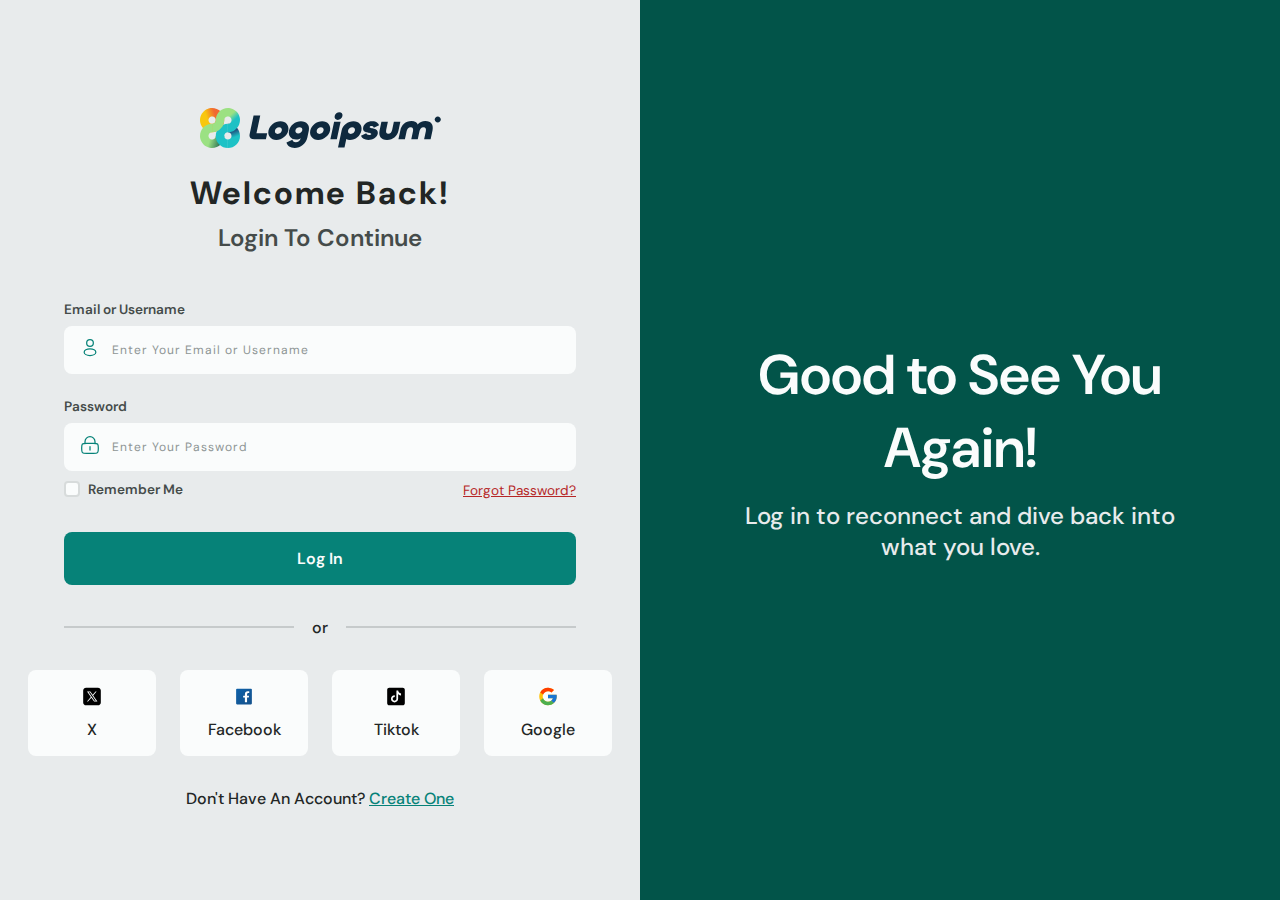
<file: index.html>
<!DOCTYPE html>
<html lang="en">
<head>
    <meta charset="UTF-8">
    <meta name="viewport" content="width=device-width, initial-scale=1.0">
    <title>Document</title>
    <link rel="stylesheet" href="styles.css">
    <link rel="preconnect" href="https://fonts.googleapis.com">
    <link rel="preconnect" href="https://fonts.gstatic.com" crossorigin>
    <link href="https://fonts.googleapis.com/css2?family=DM+Sans:ital,opsz,wght@0,9..40,100..1000;1,9..40,100..1000&family=Noto+Sans:ital,wght@0,100..900;1,100..900&family=Poppins:ital,wght@0,100;0,200;0,300;0,400;0,500;0,600;0,700;0,800;0,900;1,100;1,200;1,300;1,400;1,500;1,600;1,700;1,800;1,900&display=swap" rel="stylesheet">
    <script src="script.js"></script>
</head>
<body>
    <div class = "cover" data-covered="">
        <div class="text_container" data-animation="null">
            <h2 class="cover_header"></h2>
            <h3 class="cover_subheader"></h3>
        </div>
    </div>
    <div class="dark_mode_button">
        <svg viewBox="0 0 24 24" fill="none" xmlns="http://www.w3.org/2000/svg" class="icon icon_input"><g clip-path="url(#clip0_429_11017)"> <path d="M20.9955 11.7115L22.2448 11.6721C22.2326 11.2847 22.0414 10.9249 21.7272 10.698C21.413 10.4711 21.0113 10.4029 20.6397 10.5132L20.9955 11.7115ZM12.2885 3.00454L13.4868 3.36028C13.5971 2.98873 13.5289 2.58703 13.302 2.2728C13.0751 1.95857 12.7153 1.76736 12.3279 1.75516L12.2885 3.00454ZM20.6397 10.5132C20.1216 10.667 19.5716 10.75 19 10.75V13.25C19.815 13.25 20.6046 13.1314 21.3512 12.9098L20.6397 10.5132ZM19 10.75C15.8244 10.75 13.25 8.17564 13.25 5H10.75C10.75 9.55635 14.4437 13.25 19 13.25V10.75ZM13.25 5C13.25 4.42841 13.333 3.87841 13.4868 3.36028L11.0902 2.64879C10.8686 3.39542 10.75 4.18496 10.75 5H13.25ZM12 4.25C12.0834 4.25 12.1665 4.25131 12.2492 4.25392L12.3279 1.75516C12.219 1.75173 12.1097 1.75 12 1.75V4.25ZM4.25 12C4.25 7.71979 7.71979 4.25 12 4.25V1.75C6.33908 1.75 1.75 6.33908 1.75 12H4.25ZM12 19.75C7.71979 19.75 4.25 16.2802 4.25 12H1.75C1.75 17.6609 6.33908 22.25 12 22.25V19.75ZM19.75 12C19.75 16.2802 16.2802 19.75 12 19.75V22.25C17.6609 22.25 22.25 17.6609 22.25 12H19.75ZM19.7461 11.7508C19.7487 11.8335 19.75 11.9166 19.75 12H22.25C22.25 11.8903 22.2483 11.781 22.2448 11.6721L19.7461 11.7508Z"></path> </g> <defs> <clipPath id="clip0_429_11017"> <rect width="24" height="24"></rect> </clipPath> </defs></svg>
    </div>
    <section class="login_screen">
        <div class="header_container">
            <svg width="241" height="40" viewBox="0 0 241 40" fill="none" xmlns="http://www.w3.org/2000/svg" class="logo">
                <path d="M23.32 7.483C22.711 6.012 21.818 4.676 20.693 3.551C19.568 2.426 18.231 1.533 16.761 0.924C15.289 0.313 13.713 0 12.121 0C11.762 0 11.406 0.021 11.05 0.053C10.944 0.063 10.839 0.076 10.734 0.088C10.472 0.118 10.211 0.157 9.95198 0.204C9.84798 0.223 9.74398 0.24 9.63998 0.262C9.29298 0.335 8.94798 0.417 8.60898 0.52C8.60698 0.52 8.60498 0.52 8.60298 0.522C8.26098 0.626 7.92598 0.749 7.59498 0.883C7.55798 0.898 7.51998 0.908 7.48298 0.923C7.42198 0.948 7.36598 0.981 7.30598 1.007C7.06298 1.112 6.82398 1.226 6.58698 1.347C6.49298 1.395 6.39798 1.442 6.30498 1.493C5.99298 1.664 5.68598 1.844 5.38898 2.042C5.38698 2.043 5.38598 2.044 5.38398 2.045C5.08798 2.243 4.80398 2.458 4.52798 2.68C4.44498 2.747 4.36498 2.817 4.28298 2.886C4.08198 3.057 3.88598 3.234 3.69698 3.417C3.64898 3.463 3.59698 3.503 3.54998 3.55C3.52098 3.579 3.49698 3.611 3.46898 3.64C3.21898 3.895 2.97698 4.156 2.75098 4.432C2.74898 4.435 2.74698 4.437 2.74498 4.44C2.52098 4.713 2.31298 4.999 2.11398 5.291C2.05498 5.378 1.99898 5.467 1.94198 5.556C1.79898 5.778 1.66398 6.004 1.53498 6.234C1.48298 6.327 1.43098 6.419 1.38098 6.513C1.21598 6.828 1.06098 7.148 0.923977 7.478L0.921977 7.482V7.486C0.783977 7.816 0.666977 8.153 0.560977 8.492C0.528977 8.593 0.501977 8.695 0.472977 8.796C0.399977 9.05 0.336977 9.306 0.280977 9.563C0.258977 9.667 0.234977 9.77 0.214977 9.874C0.149977 10.222 0.0939766 10.572 0.0589766 10.924C0.0589766 10.926 0.0589766 10.929 0.0589766 10.931C0.0239766 11.286 0.00997656 11.643 0.00697656 12C0.00697656 12.04 0.000976562 12.08 0.000976562 12.12H0.00797656C0.00797656 12.91 0.0779766 13.702 0.233977 14.485C0.701977 16.836 1.85598 18.996 3.55098 20.691C5.24598 22.386 7.40598 23.54 9.75698 24.008C12.108 24.476 14.545 24.236 16.76 23.318C18.975 22.401 20.868 20.847 22.2 18.854C23.532 16.861 24.243 14.517 24.243 12.12C24.243 10.528 23.93 8.952 23.32 7.481V7.483ZM15.145 14.141C14.746 14.739 14.177 15.205 13.513 15.48C12.848 15.755 12.117 15.827 11.412 15.687C10.706 15.547 10.059 15.2 9.54998 14.692C9.04098 14.183 8.69498 13.536 8.55498 12.83C8.50098 12.556 8.48798 12.279 8.49698 12.003C8.50198 11.844 8.51798 11.686 8.54398 11.529C8.55398 11.467 8.56298 11.405 8.57598 11.343C8.62198 11.134 8.67998 10.927 8.76198 10.729C8.84398 10.53 8.94898 10.343 9.06398 10.163C9.09798 10.11 9.13598 10.06 9.17298 10.009C9.26498 9.88 9.36598 9.758 9.47398 9.642C9.51698 9.596 9.55898 9.549 9.60498 9.505C9.91498 9.207 10.274 8.967 10.667 8.795C10.725 8.77 10.784 8.749 10.843 8.727C10.992 8.671 11.144 8.625 11.299 8.589C11.36 8.575 11.421 8.559 11.483 8.548C11.694 8.51 11.907 8.485 12.122 8.485C12.6 8.485 13.072 8.579 13.514 8.762C13.955 8.945 14.356 9.213 14.694 9.55C15.032 9.888 15.299 10.289 15.482 10.73C15.665 11.171 15.759 11.644 15.759 12.122C15.759 12.841 15.546 13.544 15.146 14.142L15.145 14.141Z" fill="url(#paint0_linear_5083_7840)"></path>
                <path d="M22.2001 34.613C23.5321 32.62 24.2431 30.276 24.2431 27.879H15.7581C15.7581 28.598 15.5451 29.301 15.1451 29.899C14.7461 30.497 14.1781 30.963 13.5131 31.238C12.8481 31.513 12.1171 31.585 11.4121 31.445C10.7071 31.305 10.0591 30.958 9.55011 30.45C9.04111 29.941 8.69511 29.294 8.55511 28.588C8.41511 27.882 8.48711 27.151 8.76211 26.487C9.03711 25.823 9.50311 25.255 10.1011 24.855C10.6981 24.456 11.3991 24.243 12.1161 24.242H12.1211V15.757H12.1181C9.72211 15.757 7.37911 16.468 5.38711 17.8C4.45911 18.42 3.62711 19.161 2.91011 20C2.08611 20.964 1.41311 22.056 0.923112 23.24C0.00511158 25.455 -0.234888 27.892 0.233112 30.243C0.701112 32.594 1.85511 34.754 3.55011 36.449C5.24511 38.144 7.40511 39.299 9.75611 39.766C12.1071 40.234 14.5441 39.994 16.7591 39.076C18.9741 38.159 20.8671 36.605 22.1991 34.612L22.2001 34.613Z" fill="url(#paint1_linear_5083_7840)"></path>
                <path d="M27.8789 15.758C31.0939 15.758 34.1769 17.035 36.4499 19.308C38.7229 21.581 39.9999 24.664 39.9999 27.879C39.9999 31.094 38.7229 34.177 36.4499 36.45C34.1769 38.723 31.0939 40 27.8789 40V31.515C28.8429 31.515 29.7679 31.132 30.4499 30.45C31.1319 29.768 31.5149 28.843 31.5149 27.879C31.5149 26.915 31.1319 25.99 30.4499 25.308C29.7679 24.626 28.8429 24.243 27.8789 24.243V15.758Z" fill="url(#paint2_linear_5083_7840)"></path>
                <path d="M27.8788 40C24.6638 40 21.5808 38.723 19.3078 36.45C17.0348 34.177 15.7578 31.094 15.7578 27.879C15.7578 24.664 17.0348 21.581 19.3078 19.308C21.5808 17.035 24.6638 15.758 27.8788 15.758V24.243C26.9148 24.243 25.9898 24.626 25.3078 25.308C24.6258 25.99 24.2428 26.915 24.2428 27.879C24.2428 28.843 24.6258 29.768 25.3078 30.45C25.9898 31.132 26.9148 31.515 27.8788 31.515V40Z" fill="#1DC2C6"></path>
                <path d="M24.2421 12.121H15.7571C15.7571 12.151 15.7571 12.181 15.7561 12.211C15.7451 12.656 15.6521 13.097 15.4801 13.513C15.3881 13.734 15.2761 13.945 15.1441 14.142C15.1271 14.167 15.1101 14.192 15.0931 14.216C14.8371 14.58 14.5141 14.895 14.1411 15.145C13.9421 15.278 13.7311 15.39 13.5121 15.481C13.4841 15.493 13.4561 15.504 13.4281 15.514C13.0131 15.674 12.5701 15.757 12.1201 15.757V24.242C13.7191 24.242 15.2951 23.926 16.7591 23.319C16.8041 23.301 16.8481 23.282 16.8921 23.263C17.5741 22.971 18.2311 22.615 18.8541 22.199C20.1841 21.31 21.3181 20.172 22.1981 18.855C22.2251 18.815 22.2511 18.775 22.2781 18.734C22.6831 18.112 23.0321 17.451 23.3181 16.759C23.9301 15.281 24.2411 13.705 24.2411 12.12L24.2421 12.121Z" fill="#9BE183"></path>
                <path d="M15.7578 12.121C15.7578 9.72399 16.4688 7.37999 17.8008 5.38699C19.1328 3.39399 21.0258 1.83999 23.2408 0.922989C25.4548 0.0049895 27.8928 -0.23501 30.2438 0.23299C32.5948 0.70099 34.7548 1.85499 36.4498 3.54999C38.1448 5.24499 39.2998 7.40499 39.7668 9.75599C40.2348 12.107 39.9948 14.544 39.0768 16.759C38.1598 18.974 36.6058 20.867 34.6128 22.199C32.6198 23.531 30.2758 24.242 27.8788 24.242V15.757C28.5978 15.757 29.3008 15.544 29.8988 15.144C30.4968 14.745 30.9628 14.177 31.2378 13.512C31.5128 12.847 31.5848 12.116 31.4448 11.411C31.3048 10.706 30.9578 10.058 30.4498 9.54899C29.9408 9.03999 29.2938 8.69399 28.5878 8.55399C27.8828 8.41399 27.1508 8.48599 26.4868 8.76099C25.8228 9.03599 25.2548 9.50199 24.8548 10.1C24.4548 10.698 24.2418 11.401 24.2418 12.12H15.7568L15.7578 12.121Z" fill="url(#paint3_linear_5083_7840)"></path>
                <path d="M60.2386 7.59008L56.4588 25.3728H67.1868L65.9144 31.3591H54.2864C50.1824 31.3591 48.9754 29.2463 49.6865 25.901L53.5786 7.59008H60.2386Z" fill="#0E293E"></path>
                <path d="M76.4139 31.8873C70.7979 31.8873 67.4121 27.6617 68.5049 22.5205C69.5902 17.4146 74.7724 13.189 80.3884 13.189C86.0044 13.189 89.3902 17.4146 88.3049 22.5205C87.2121 27.6617 82.0299 31.8873 76.4139 31.8873ZM77.6789 25.9362C79.7309 25.9362 81.4282 24.3868 81.8174 22.5557C82.2141 20.6894 81.1754 19.14 79.1234 19.14C77.0714 19.14 75.3741 20.6894 74.9774 22.5557C74.5882 24.3868 75.6269 25.9362 77.6789 25.9362Z" fill="#0E293E"></path>
                <path d="M94.6851 39.9863C90.2211 39.9863 87.3927 38.0496 86.4703 34.5987L92.433 31.7816C92.7546 32.9789 93.5726 34.2113 95.8046 34.2113C98.1446 34.2113 99.9995 32.7676 100.718 30.2322C99.6972 30.9717 98.2094 31.5351 96.1574 31.5351C91.1534 31.5351 87.9223 27.7673 89.045 22.4853C90.1303 17.3794 95.2975 13.2242 100.914 13.2242C106.674 13.2242 109.983 17.1329 108.838 22.5205L107.356 29.4928C106.008 35.8312 100.625 39.9863 94.6851 39.9863ZM98.1784 25.5841C100.122 25.5841 101.875 24.2812 102.287 22.3445C102.691 20.4429 101.485 19.1753 99.5406 19.1753C97.6326 19.1753 95.8512 20.4429 95.447 22.3445C95.0353 24.2812 96.2704 25.5841 98.1784 25.5841Z" fill="#0E293E"></path>
                <path d="M118.182 31.8873C112.566 31.8873 109.181 27.6617 110.273 22.5205C111.359 17.4146 116.541 13.189 122.157 13.189C127.773 13.189 131.159 17.4146 130.073 22.5205C128.981 27.6617 123.798 31.8873 118.182 31.8873ZM119.447 25.9362C121.499 25.9362 123.197 24.3868 123.586 22.5557C123.983 20.6894 122.944 19.14 120.892 19.14C118.84 19.14 117.143 20.6894 116.746 22.5557C116.357 24.3868 117.395 25.9362 119.447 25.9362Z" fill="#0E293E"></path>
                <path d="M137.746 11.8861C135.622 11.8861 134.225 10.1607 134.667 8.08307C135.108 6.00548 137.239 4.28003 139.363 4.28003C141.487 4.28003 142.884 6.00548 142.443 8.08307C142.001 10.1607 139.87 11.8861 137.746 11.8861ZM134.11 13.7524H140.59L136.847 31.3591H130.367L134.11 13.7524Z" fill="#0E293E"></path>
                <path d="M144.497 39.4581H138.017L141.617 22.5205C142.762 17.1329 147.733 13.2242 153.493 13.2242C159.109 13.2242 162.503 17.4146 161.417 22.5205C160.22 28.1547 155.61 31.8873 149.886 31.8873C148.554 31.8873 147.305 31.4999 146.316 30.9013L144.497 39.4581ZM150.791 25.9362C152.843 25.9362 154.541 24.3868 154.93 22.5557C155.326 20.6894 154.28 19.1753 152.228 19.1753C150.176 19.1753 148.486 20.6894 148.09 22.5557C147.701 24.3868 148.739 25.9362 150.791 25.9362Z" fill="#0E293E"></path>
                <path d="M168.379 31.9225C164.311 31.9225 161.974 30.5492 160.995 27.8729L166.222 25.3024C166.63 26.4292 167.482 26.9926 169.102 26.9926C170.434 26.9926 171.144 26.5348 171.264 25.9714C171.72 23.8234 161.752 26.0066 163.204 19.1753C163.908 15.8652 167.356 13.189 172.252 13.189C176.536 13.189 178.442 15.2314 179.067 17.2033L173.833 19.8091C173.662 18.7527 172.573 18.1189 171.349 18.1189C170.413 18.1189 169.826 18.5062 169.714 19.0344C169.25 21.2176 179.181 19.2105 177.773 25.8306C176.988 29.528 172.771 31.9225 168.379 31.9225Z" fill="#0E293E"></path>
                <path d="M188.332 25.7249C190.42 25.7249 191.717 23.8586 192.188 21.6402L193.865 13.7524H200.345L198.504 22.4149C197.403 27.5912 193.394 31.8873 187.022 31.8873C180.65 31.8873 178.467 27.5912 179.568 22.4149L181.409 13.7524H187.889L186.212 21.6402C185.741 23.8586 186.244 25.7249 188.332 25.7249Z" fill="#0E293E"></path>
                <path d="M225.315 13.0481C231.507 13.0481 233.596 17.2737 232.556 22.1684L230.603 31.3591H224.123L225.844 23.26C226.316 21.0416 225.877 19.2105 223.501 19.2105C221.125 19.2105 219.944 21.0416 219.472 23.26L217.751 31.3591H211.271L212.992 23.26C213.464 21.0416 213.061 19.2105 210.685 19.2105C208.309 19.2105 207.092 21.0416 206.62 23.26L204.899 31.3591H198.419L200.372 22.1684C201.412 17.2737 205.299 13.0481 211.491 13.0481C214.875 13.0481 217.046 14.351 217.705 16.4991C219.35 14.351 222.219 13.0481 225.315 13.0481Z" fill="#0E293E"></path>
                <path d="M240.758 11.4738C240.758 13.1306 239.415 14.4738 237.758 14.4738C236.101 14.4738 234.758 13.1306 234.758 11.4738C234.758 9.81691 236.101 8.47376 237.758 8.47376C239.415 8.47376 240.758 9.81691 240.758 11.4738Z" fill="#0E293E"></path>
                <defs>
                <linearGradient id="paint0_linear_5083_7840" x1="33.562" y1="5.112" x2="6.90198" y2="13.828" gradientUnits="userSpaceOnUse">
                <stop offset="0.637" stop-color="#F16930"></stop>
                <stop offset="0.959" stop-color="#F8C70E"></stop>
                </linearGradient>
                <linearGradient id="paint1_linear_5083_7840" x1="10.7451" y1="27.73" x2="22.7451" y2="31.23" gradientUnits="userSpaceOnUse">
                <stop stop-color="#9BE183"></stop>
                <stop offset="1" stop-color="#256B52"></stop>
                </linearGradient>
                <linearGradient id="paint2_linear_5083_7840" x1="32.5" y1="30" x2="29.6599" y2="22.346" gradientUnits="userSpaceOnUse">
                <stop stop-color="#1DC2C6"></stop>
                <stop offset="1" stop-color="#23336B"></stop>
                </linearGradient>
                <linearGradient id="paint3_linear_5083_7840" x1="32.7458" y1="16.387" x2="27" y2="10" gradientUnits="userSpaceOnUse">
                <stop offset="0.245" stop-color="#1DC1C5"></stop>
                <stop offset="1" stop-color="#9CE182"></stop>
                </linearGradient>
                </defs>
            </svg>
            <h1>Welcome Back!</h1>
            <h2>Login To Continue</h2>
        </div>
        <div class="form_container">
            <div class="form_input_container">
                <div class="form_input">
                    <label for="user_id">Email or Username</label>
                    <div class="input_container">
                        <svg viewBox="0 0 24 24" fill="none" xmlns="http://www.w3.org/2000/svg" class="icon input_icon">
                            <circle cx="12" cy="6" r="4" stroke-width="1.5"></circle> 
                            <ellipse cx="12" cy="17" rx="7" ry="4" stroke-width="1.5"></ellipse>
                        </svg>
                        <input name="user_id" type="text" placeholder="Enter Your Email or Username" required>
                    </div>
                </div>
                <div class="form_input">
                    <label for="password">Password</label>
                    <div class="input_container">
                        <svg viewBox="0 0 24 24" fill="none" xmlns="http://www.w3.org/2000/svg" class="icon input_icon">
                            <path d="M2 16C2 13.1716 2 11.7574 2.87868 10.8787C3.75736 10 5.17157 10 8 10H16C18.8284 10 20.2426 10 21.1213 10.8787C22 11.7574 22 13.1716 22 16C22 18.8284 22 20.2426 21.1213 21.1213C20.2426 22 18.8284 22 16 22H8C5.17157 22 3.75736 22 2.87868 21.1213C2 20.2426 2 18.8284 2 16Z" stroke-width="1.5"></path> 
                            <path d="M12 14V18"  stroke-width="1.5" stroke-linecap="round"></path> 
                            <path d="M6 10V8C6 4.68629 8.68629 2 12 2C15.3137 2 18 4.68629 18 8V10"  stroke-width="1.5" stroke-linecap="round"></path>
                        </svg>
                        <input type="password" placeholder="Enter Your Password" required>
                    </div>
                    <div class="password_extras_container">
                        <div class="extra_remember">
                            <input type="checkbox" name="remember_check">
                            <label for="remember_check">Remember Me</label>
                        </div>
                        <div class="extra_forget">
                            <a href="" id="forgot_passowrd_tag">Forgot Password?</a>
                        </div>
                    </div>
                </div>
            </div>
            <button class="primary_button">Log In</button>
        </div>
        <p class="divider_word">or</p>
        <div class="social_media_group">
            <div class="social_media_button">
                <svg xmlns="http://www.w3.org/2000/svg" x="0px" y="0px" width="100" height="100" viewBox="0 0 50 50" class="social_icons">
                    <path d="M 11 4 C 7.134 4 4 7.134 4 11 L 4 39 C 4 42.866 7.134 46 11 46 L 39 46 C 42.866 46 46 42.866 46 39 L 46 11 C 46 7.134 42.866 4 39 4 L 11 4 z M 13.085938 13 L 21.023438 13 L 26.660156 21.009766 L 33.5 13 L 36 13 L 27.789062 22.613281 L 37.914062 37 L 29.978516 37 L 23.4375 27.707031 L 15.5 37 L 13 37 L 22.308594 26.103516 L 13.085938 13 z M 16.914062 15 L 31.021484 35 L 34.085938 35 L 19.978516 15 L 16.914062 15 z"></path>
                </svg>
                <p class="social_icon_text">X</p>
            </div>
            <div class="social_media_button">
                <svg xmlns="http://www.w3.org/2000/svg" x="0px" y="0px" width="100" height="100" viewBox="0 0 48 48" class="social_icons">
                    <linearGradient id="awSgIinfw5_FS5MLHI~A9a_yGcWL8copNNQ_gr1" x1="6.228" x2="42.077" y1="4.896" y2="43.432" gradientUnits="userSpaceOnUse"><stop offset="0" stop-color="#0d61a9"></stop><stop offset="1" stop-color="#16528c"></stop></linearGradient><path fill="url(#awSgIinfw5_FS5MLHI~A9a_yGcWL8copNNQ_gr1)" d="M42,40c0,1.105-0.895,2-2,2H8c-1.105,0-2-0.895-2-2V8c0-1.105,0.895-2,2-2h32	c1.105,0,2,0.895,2,2V40z"></path><path d="M25,38V27h-4v-6h4v-2.138c0-5.042,2.666-7.818,7.505-7.818c1.995,0,3.077,0.14,3.598,0.208	l0.858,0.111L37,12.224L37,17h-3.635C32.237,17,32,18.378,32,19.535V21h4.723l-0.928,6H32v11H25z" opacity=".05"></path><path d="M25.5,37.5v-11h-4v-5h4v-2.638c0-4.788,2.422-7.318,7.005-7.318c1.971,0,3.03,0.138,3.54,0.204	l0.436,0.057l0.02,0.442V16.5h-3.135c-1.623,0-1.865,1.901-1.865,3.035V21.5h4.64l-0.773,5H31.5v11H25.5z" opacity=".07"></path><path fill="#fff" d="M33.365,16H36v-3.754c-0.492-0.064-1.531-0.203-3.495-0.203c-4.101,0-6.505,2.08-6.505,6.819V22h-4v4	h4v11h5V26h3.938l0.618-4H31v-2.465C31,17.661,31.612,16,33.365,16z"></path>
                </svg>
                <p class="social_icon_text">Facebook</p>
            </div>
            <div class="social_media_button">
                <svg xmlns="http://www.w3.org/2000/svg" x="0px" y="0px" width="100" height="100" viewBox="0 0 50 50" class="social_icons">
                    <path d="M41,4H9C6.243,4,4,6.243,4,9v32c0,2.757,2.243,5,5,5h32c2.757,0,5-2.243,5-5V9C46,6.243,43.757,4,41,4z M37.006,22.323 c-0.227,0.021-0.457,0.035-0.69,0.035c-2.623,0-4.928-1.349-6.269-3.388c0,5.349,0,11.435,0,11.537c0,4.709-3.818,8.527-8.527,8.527 s-8.527-3.818-8.527-8.527s3.818-8.527,8.527-8.527c0.178,0,0.352,0.016,0.527,0.027v4.202c-0.175-0.021-0.347-0.053-0.527-0.053 c-2.404,0-4.352,1.948-4.352,4.352s1.948,4.352,4.352,4.352s4.527-1.894,4.527-4.298c0-0.095,0.042-19.594,0.042-19.594h4.016 c0.378,3.591,3.277,6.425,6.901,6.685V22.323z"></path>
                </svg>
                <p class="social_icon_text">Tiktok</p>
            </div>
            <div class="social_media_button">
                <svg xmlns="http://www.w3.org/2000/svg" x="0px" y="0px" width="100" height="100" viewBox="0 0 48 48" class="social_icons">
                    <path fill="#FFC107" d="M43.611,20.083H42V20H24v8h11.303c-1.649,4.657-6.08,8-11.303,8c-6.627,0-12-5.373-12-12c0-6.627,5.373-12,12-12c3.059,0,5.842,1.154,7.961,3.039l5.657-5.657C34.046,6.053,29.268,4,24,4C12.955,4,4,12.955,4,24c0,11.045,8.955,20,20,20c11.045,0,20-8.955,20-20C44,22.659,43.862,21.35,43.611,20.083z"></path><path fill="#FF3D00" d="M6.306,14.691l6.571,4.819C14.655,15.108,18.961,12,24,12c3.059,0,5.842,1.154,7.961,3.039l5.657-5.657C34.046,6.053,29.268,4,24,4C16.318,4,9.656,8.337,6.306,14.691z"></path><path fill="#4CAF50" d="M24,44c5.166,0,9.86-1.977,13.409-5.192l-6.19-5.238C29.211,35.091,26.715,36,24,36c-5.202,0-9.619-3.317-11.283-7.946l-6.522,5.025C9.505,39.556,16.227,44,24,44z"></path><path fill="#1976D2" d="M43.611,20.083H42V20H24v8h11.303c-0.792,2.237-2.231,4.166-4.087,5.571c0.001-0.001,0.002-0.001,0.003-0.002l6.19,5.238C36.971,39.205,44,34,44,24C44,22.659,43.862,21.35,43.611,20.083z"></path>
                </svg>
                <p class="social_icon_text">Google</p>
            </div>
        </div>
        <div class="account_group">
            <p>Don't Have An Account? <span class="swap_screens" data-side="login">Create One</span></p>
        </div>
    </section>
    <section class="create_account_screen">
        <div class="header_container">
            <svg width="241" height="40" viewBox="0 0 241 40" fill="none" xmlns="http://www.w3.org/2000/svg" class="logo">
                <path d="M23.32 7.483C22.711 6.012 21.818 4.676 20.693 3.551C19.568 2.426 18.231 1.533 16.761 0.924C15.289 0.313 13.713 0 12.121 0C11.762 0 11.406 0.021 11.05 0.053C10.944 0.063 10.839 0.076 10.734 0.088C10.472 0.118 10.211 0.157 9.95198 0.204C9.84798 0.223 9.74398 0.24 9.63998 0.262C9.29298 0.335 8.94798 0.417 8.60898 0.52C8.60698 0.52 8.60498 0.52 8.60298 0.522C8.26098 0.626 7.92598 0.749 7.59498 0.883C7.55798 0.898 7.51998 0.908 7.48298 0.923C7.42198 0.948 7.36598 0.981 7.30598 1.007C7.06298 1.112 6.82398 1.226 6.58698 1.347C6.49298 1.395 6.39798 1.442 6.30498 1.493C5.99298 1.664 5.68598 1.844 5.38898 2.042C5.38698 2.043 5.38598 2.044 5.38398 2.045C5.08798 2.243 4.80398 2.458 4.52798 2.68C4.44498 2.747 4.36498 2.817 4.28298 2.886C4.08198 3.057 3.88598 3.234 3.69698 3.417C3.64898 3.463 3.59698 3.503 3.54998 3.55C3.52098 3.579 3.49698 3.611 3.46898 3.64C3.21898 3.895 2.97698 4.156 2.75098 4.432C2.74898 4.435 2.74698 4.437 2.74498 4.44C2.52098 4.713 2.31298 4.999 2.11398 5.291C2.05498 5.378 1.99898 5.467 1.94198 5.556C1.79898 5.778 1.66398 6.004 1.53498 6.234C1.48298 6.327 1.43098 6.419 1.38098 6.513C1.21598 6.828 1.06098 7.148 0.923977 7.478L0.921977 7.482V7.486C0.783977 7.816 0.666977 8.153 0.560977 8.492C0.528977 8.593 0.501977 8.695 0.472977 8.796C0.399977 9.05 0.336977 9.306 0.280977 9.563C0.258977 9.667 0.234977 9.77 0.214977 9.874C0.149977 10.222 0.0939766 10.572 0.0589766 10.924C0.0589766 10.926 0.0589766 10.929 0.0589766 10.931C0.0239766 11.286 0.00997656 11.643 0.00697656 12C0.00697656 12.04 0.000976562 12.08 0.000976562 12.12H0.00797656C0.00797656 12.91 0.0779766 13.702 0.233977 14.485C0.701977 16.836 1.85598 18.996 3.55098 20.691C5.24598 22.386 7.40598 23.54 9.75698 24.008C12.108 24.476 14.545 24.236 16.76 23.318C18.975 22.401 20.868 20.847 22.2 18.854C23.532 16.861 24.243 14.517 24.243 12.12C24.243 10.528 23.93 8.952 23.32 7.481V7.483ZM15.145 14.141C14.746 14.739 14.177 15.205 13.513 15.48C12.848 15.755 12.117 15.827 11.412 15.687C10.706 15.547 10.059 15.2 9.54998 14.692C9.04098 14.183 8.69498 13.536 8.55498 12.83C8.50098 12.556 8.48798 12.279 8.49698 12.003C8.50198 11.844 8.51798 11.686 8.54398 11.529C8.55398 11.467 8.56298 11.405 8.57598 11.343C8.62198 11.134 8.67998 10.927 8.76198 10.729C8.84398 10.53 8.94898 10.343 9.06398 10.163C9.09798 10.11 9.13598 10.06 9.17298 10.009C9.26498 9.88 9.36598 9.758 9.47398 9.642C9.51698 9.596 9.55898 9.549 9.60498 9.505C9.91498 9.207 10.274 8.967 10.667 8.795C10.725 8.77 10.784 8.749 10.843 8.727C10.992 8.671 11.144 8.625 11.299 8.589C11.36 8.575 11.421 8.559 11.483 8.548C11.694 8.51 11.907 8.485 12.122 8.485C12.6 8.485 13.072 8.579 13.514 8.762C13.955 8.945 14.356 9.213 14.694 9.55C15.032 9.888 15.299 10.289 15.482 10.73C15.665 11.171 15.759 11.644 15.759 12.122C15.759 12.841 15.546 13.544 15.146 14.142L15.145 14.141Z" fill="url(#paint0_linear_5083_7840)"></path>
                <path d="M22.2001 34.613C23.5321 32.62 24.2431 30.276 24.2431 27.879H15.7581C15.7581 28.598 15.5451 29.301 15.1451 29.899C14.7461 30.497 14.1781 30.963 13.5131 31.238C12.8481 31.513 12.1171 31.585 11.4121 31.445C10.7071 31.305 10.0591 30.958 9.55011 30.45C9.04111 29.941 8.69511 29.294 8.55511 28.588C8.41511 27.882 8.48711 27.151 8.76211 26.487C9.03711 25.823 9.50311 25.255 10.1011 24.855C10.6981 24.456 11.3991 24.243 12.1161 24.242H12.1211V15.757H12.1181C9.72211 15.757 7.37911 16.468 5.38711 17.8C4.45911 18.42 3.62711 19.161 2.91011 20C2.08611 20.964 1.41311 22.056 0.923112 23.24C0.00511158 25.455 -0.234888 27.892 0.233112 30.243C0.701112 32.594 1.85511 34.754 3.55011 36.449C5.24511 38.144 7.40511 39.299 9.75611 39.766C12.1071 40.234 14.5441 39.994 16.7591 39.076C18.9741 38.159 20.8671 36.605 22.1991 34.612L22.2001 34.613Z" fill="url(#paint1_linear_5083_7840)"></path>
                <path d="M27.8789 15.758C31.0939 15.758 34.1769 17.035 36.4499 19.308C38.7229 21.581 39.9999 24.664 39.9999 27.879C39.9999 31.094 38.7229 34.177 36.4499 36.45C34.1769 38.723 31.0939 40 27.8789 40V31.515C28.8429 31.515 29.7679 31.132 30.4499 30.45C31.1319 29.768 31.5149 28.843 31.5149 27.879C31.5149 26.915 31.1319 25.99 30.4499 25.308C29.7679 24.626 28.8429 24.243 27.8789 24.243V15.758Z" fill="url(#paint2_linear_5083_7840)"></path>
                <path d="M27.8788 40C24.6638 40 21.5808 38.723 19.3078 36.45C17.0348 34.177 15.7578 31.094 15.7578 27.879C15.7578 24.664 17.0348 21.581 19.3078 19.308C21.5808 17.035 24.6638 15.758 27.8788 15.758V24.243C26.9148 24.243 25.9898 24.626 25.3078 25.308C24.6258 25.99 24.2428 26.915 24.2428 27.879C24.2428 28.843 24.6258 29.768 25.3078 30.45C25.9898 31.132 26.9148 31.515 27.8788 31.515V40Z" fill="#1DC2C6"></path>
                <path d="M24.2421 12.121H15.7571C15.7571 12.151 15.7571 12.181 15.7561 12.211C15.7451 12.656 15.6521 13.097 15.4801 13.513C15.3881 13.734 15.2761 13.945 15.1441 14.142C15.1271 14.167 15.1101 14.192 15.0931 14.216C14.8371 14.58 14.5141 14.895 14.1411 15.145C13.9421 15.278 13.7311 15.39 13.5121 15.481C13.4841 15.493 13.4561 15.504 13.4281 15.514C13.0131 15.674 12.5701 15.757 12.1201 15.757V24.242C13.7191 24.242 15.2951 23.926 16.7591 23.319C16.8041 23.301 16.8481 23.282 16.8921 23.263C17.5741 22.971 18.2311 22.615 18.8541 22.199C20.1841 21.31 21.3181 20.172 22.1981 18.855C22.2251 18.815 22.2511 18.775 22.2781 18.734C22.6831 18.112 23.0321 17.451 23.3181 16.759C23.9301 15.281 24.2411 13.705 24.2411 12.12L24.2421 12.121Z" fill="#9BE183"></path>
                <path d="M15.7578 12.121C15.7578 9.72399 16.4688 7.37999 17.8008 5.38699C19.1328 3.39399 21.0258 1.83999 23.2408 0.922989C25.4548 0.0049895 27.8928 -0.23501 30.2438 0.23299C32.5948 0.70099 34.7548 1.85499 36.4498 3.54999C38.1448 5.24499 39.2998 7.40499 39.7668 9.75599C40.2348 12.107 39.9948 14.544 39.0768 16.759C38.1598 18.974 36.6058 20.867 34.6128 22.199C32.6198 23.531 30.2758 24.242 27.8788 24.242V15.757C28.5978 15.757 29.3008 15.544 29.8988 15.144C30.4968 14.745 30.9628 14.177 31.2378 13.512C31.5128 12.847 31.5848 12.116 31.4448 11.411C31.3048 10.706 30.9578 10.058 30.4498 9.54899C29.9408 9.03999 29.2938 8.69399 28.5878 8.55399C27.8828 8.41399 27.1508 8.48599 26.4868 8.76099C25.8228 9.03599 25.2548 9.50199 24.8548 10.1C24.4548 10.698 24.2418 11.401 24.2418 12.12H15.7568L15.7578 12.121Z" fill="url(#paint3_linear_5083_7840)"></path>
                <path d="M60.2386 7.59008L56.4588 25.3728H67.1868L65.9144 31.3591H54.2864C50.1824 31.3591 48.9754 29.2463 49.6865 25.901L53.5786 7.59008H60.2386Z" fill="#0E293E"></path>
                <path d="M76.4139 31.8873C70.7979 31.8873 67.4121 27.6617 68.5049 22.5205C69.5902 17.4146 74.7724 13.189 80.3884 13.189C86.0044 13.189 89.3902 17.4146 88.3049 22.5205C87.2121 27.6617 82.0299 31.8873 76.4139 31.8873ZM77.6789 25.9362C79.7309 25.9362 81.4282 24.3868 81.8174 22.5557C82.2141 20.6894 81.1754 19.14 79.1234 19.14C77.0714 19.14 75.3741 20.6894 74.9774 22.5557C74.5882 24.3868 75.6269 25.9362 77.6789 25.9362Z" fill="#0E293E"></path>
                <path d="M94.6851 39.9863C90.2211 39.9863 87.3927 38.0496 86.4703 34.5987L92.433 31.7816C92.7546 32.9789 93.5726 34.2113 95.8046 34.2113C98.1446 34.2113 99.9995 32.7676 100.718 30.2322C99.6972 30.9717 98.2094 31.5351 96.1574 31.5351C91.1534 31.5351 87.9223 27.7673 89.045 22.4853C90.1303 17.3794 95.2975 13.2242 100.914 13.2242C106.674 13.2242 109.983 17.1329 108.838 22.5205L107.356 29.4928C106.008 35.8312 100.625 39.9863 94.6851 39.9863ZM98.1784 25.5841C100.122 25.5841 101.875 24.2812 102.287 22.3445C102.691 20.4429 101.485 19.1753 99.5406 19.1753C97.6326 19.1753 95.8512 20.4429 95.447 22.3445C95.0353 24.2812 96.2704 25.5841 98.1784 25.5841Z" fill="#0E293E"></path>
                <path d="M118.182 31.8873C112.566 31.8873 109.181 27.6617 110.273 22.5205C111.359 17.4146 116.541 13.189 122.157 13.189C127.773 13.189 131.159 17.4146 130.073 22.5205C128.981 27.6617 123.798 31.8873 118.182 31.8873ZM119.447 25.9362C121.499 25.9362 123.197 24.3868 123.586 22.5557C123.983 20.6894 122.944 19.14 120.892 19.14C118.84 19.14 117.143 20.6894 116.746 22.5557C116.357 24.3868 117.395 25.9362 119.447 25.9362Z" fill="#0E293E"></path>
                <path d="M137.746 11.8861C135.622 11.8861 134.225 10.1607 134.667 8.08307C135.108 6.00548 137.239 4.28003 139.363 4.28003C141.487 4.28003 142.884 6.00548 142.443 8.08307C142.001 10.1607 139.87 11.8861 137.746 11.8861ZM134.11 13.7524H140.59L136.847 31.3591H130.367L134.11 13.7524Z" fill="#0E293E"></path>
                <path d="M144.497 39.4581H138.017L141.617 22.5205C142.762 17.1329 147.733 13.2242 153.493 13.2242C159.109 13.2242 162.503 17.4146 161.417 22.5205C160.22 28.1547 155.61 31.8873 149.886 31.8873C148.554 31.8873 147.305 31.4999 146.316 30.9013L144.497 39.4581ZM150.791 25.9362C152.843 25.9362 154.541 24.3868 154.93 22.5557C155.326 20.6894 154.28 19.1753 152.228 19.1753C150.176 19.1753 148.486 20.6894 148.09 22.5557C147.701 24.3868 148.739 25.9362 150.791 25.9362Z" fill="#0E293E"></path>
                <path d="M168.379 31.9225C164.311 31.9225 161.974 30.5492 160.995 27.8729L166.222 25.3024C166.63 26.4292 167.482 26.9926 169.102 26.9926C170.434 26.9926 171.144 26.5348 171.264 25.9714C171.72 23.8234 161.752 26.0066 163.204 19.1753C163.908 15.8652 167.356 13.189 172.252 13.189C176.536 13.189 178.442 15.2314 179.067 17.2033L173.833 19.8091C173.662 18.7527 172.573 18.1189 171.349 18.1189C170.413 18.1189 169.826 18.5062 169.714 19.0344C169.25 21.2176 179.181 19.2105 177.773 25.8306C176.988 29.528 172.771 31.9225 168.379 31.9225Z" fill="#0E293E"></path>
                <path d="M188.332 25.7249C190.42 25.7249 191.717 23.8586 192.188 21.6402L193.865 13.7524H200.345L198.504 22.4149C197.403 27.5912 193.394 31.8873 187.022 31.8873C180.65 31.8873 178.467 27.5912 179.568 22.4149L181.409 13.7524H187.889L186.212 21.6402C185.741 23.8586 186.244 25.7249 188.332 25.7249Z" fill="#0E293E"></path>
                <path d="M225.315 13.0481C231.507 13.0481 233.596 17.2737 232.556 22.1684L230.603 31.3591H224.123L225.844 23.26C226.316 21.0416 225.877 19.2105 223.501 19.2105C221.125 19.2105 219.944 21.0416 219.472 23.26L217.751 31.3591H211.271L212.992 23.26C213.464 21.0416 213.061 19.2105 210.685 19.2105C208.309 19.2105 207.092 21.0416 206.62 23.26L204.899 31.3591H198.419L200.372 22.1684C201.412 17.2737 205.299 13.0481 211.491 13.0481C214.875 13.0481 217.046 14.351 217.705 16.4991C219.35 14.351 222.219 13.0481 225.315 13.0481Z" fill="#0E293E"></path>
                <path d="M240.758 11.4738C240.758 13.1306 239.415 14.4738 237.758 14.4738C236.101 14.4738 234.758 13.1306 234.758 11.4738C234.758 9.81691 236.101 8.47376 237.758 8.47376C239.415 8.47376 240.758 9.81691 240.758 11.4738Z" fill="#0E293E"></path>
                <defs>
                <linearGradient id="paint0_linear_5083_7840" x1="33.562" y1="5.112" x2="6.90198" y2="13.828" gradientUnits="userSpaceOnUse">
                <stop offset="0.637" stop-color="#F16930"></stop>
                <stop offset="0.959" stop-color="#F8C70E"></stop>
                </linearGradient>
                <linearGradient id="paint1_linear_5083_7840" x1="10.7451" y1="27.73" x2="22.7451" y2="31.23" gradientUnits="userSpaceOnUse">
                <stop stop-color="#9BE183"></stop>
                <stop offset="1" stop-color="#256B52"></stop>
                </linearGradient>
                <linearGradient id="paint2_linear_5083_7840" x1="32.5" y1="30" x2="29.6599" y2="22.346" gradientUnits="userSpaceOnUse">
                <stop stop-color="#1DC2C6"></stop>
                <stop offset="1" stop-color="#23336B"></stop>
                </linearGradient>
                <linearGradient id="paint3_linear_5083_7840" x1="32.7458" y1="16.387" x2="27" y2="10" gradientUnits="userSpaceOnUse">
                <stop offset="0.245" stop-color="#1DC1C5"></stop>
                <stop offset="1" stop-color="#9CE182"></stop>
                </linearGradient>
                </defs>
            </svg>
            <h1>Create An Account</h1>
            <h2>Join us and become part of our vibrant community!</h2>
        </div>
        <div class="form_container">
            <div class="form_input_container">
                <div class="form_input">
                    <label for="user_id">Email</label>
                    <div class="input_container">
                        <svg viewBox="0 0 24 24" fill="none" xmlns="http://www.w3.org/2000/svg" class="icon input_icon">
                            <circle cx="12" cy="6" r="4" stroke-width="1.5"></circle> 
                            <ellipse cx="12" cy="17" rx="7" ry="4" stroke-width="1.5"></ellipse>
                        </svg>
                        <input name="user_id" type="email" placeholder="Enter Your Email" required>
                    </div>
                </div>
                <div class="form_input">
                    <label for="user_id">Username</label>
                    <div class="input_container">
                        <svg viewBox="0 0 24 24" fill="none" xmlns="http://www.w3.org/2000/svg" class="icon input_icon">
                            <circle cx="12" cy="6" r="4" stroke-width="1.5"></circle> 
                            <ellipse cx="12" cy="17" rx="7" ry="4" stroke-width="1.5"></ellipse>
                        </svg>
                        <input name="user_id" type="text" placeholder="Enter a Username" required>
                    </div>
                </div>
                <div class="form_input" id="password_form">
                    <label for="password">Password</label>
                    <div class="input_container">
                        <svg viewBox="0 0 24 24" fill="none" xmlns="http://www.w3.org/2000/svg" class="icon input_icon">
                            <path d="M2 16C2 13.1716 2 11.7574 2.87868 10.8787C3.75736 10 5.17157 10 8 10H16C18.8284 10 20.2426 10 21.1213 10.8787C22 11.7574 22 13.1716 22 16C22 18.8284 22 20.2426 21.1213 21.1213C20.2426 22 18.8284 22 16 22H8C5.17157 22 3.75736 22 2.87868 21.1213C2 20.2426 2 18.8284 2 16Z" stroke-width="1.5"></path> 
                            <path d="M12 14V18"  stroke-width="1.5" stroke-linecap="round"></path> 
                            <path d="M6 10V8C6 4.68629 8.68629 2 12 2C15.3137 2 18 4.68629 18 8V10"  stroke-width="1.5" stroke-linecap="round"></path>
                        </svg>
                        <input name="password" class="pword_input" type="password" placeholder="Enter Your Password" pattern="(?=.*\d)(?=.*[a-z])(?=.*[A-Z]).{8,}" title="Must contain at least one number and one uppercase and lowercase letter, and at least 8 or more characters" required>
                    </div>
                    <div class="password_validation_container" data-requierments="visible">
                        <p class="password_checklist_item" id="password_character_size" data-status="invalid">Must have at least 8 characters</p>
                        <p class="password_checklist_item" id="password_number_inclusion" data-status="invalid">Must include at least 1 number</p>
                        <p class="password_checklist_item" id="password_special_character" data-status="invalid">Must include a special character (!, #, %, &, @, $, etc)</p>
                        <p class="password_checklist_item" id="password_uppercase" data-status="invalid">At least 1 letter must be uppercase</p>
                    </div>
                </div>
                <div class="form_input">
                    <label for="password">Retype Password</label>
                    <div class="input_container">
                        <svg viewBox="0 0 24 24" fill="none" xmlns="http://www.w3.org/2000/svg" class="icon input_icon">
                            <path d="M2 16C2 13.1716 2 11.7574 2.87868 10.8787C3.75736 10 5.17157 10 8 10H16C18.8284 10 20.2426 10 21.1213 10.8787C22 11.7574 22 13.1716 22 16C22 18.8284 22 20.2426 21.1213 21.1213C20.2426 22 18.8284 22 16 22H8C5.17157 22 3.75736 22 2.87868 21.1213C2 20.2426 2 18.8284 2 16Z" stroke-width="1.5"></path> 
                            <path d="M6 10V8C6 4.68629 8.68629 2 12 2C15.3137 2 18 4.68629 18 8V10"  stroke-width="1.5" stroke-linecap="round"></path> 
                            <path d="M8 16H8.009M11.991 16H12M15.991 16H16"  stroke-width="2" stroke-linecap="round" stroke-linejoin="round"></path>
                        </svg>
                        <input type="password" placeholder="Retype Your Password" required>
                    </div>
                </div>
            </div>
            <button class="primary_button">Create Account</button>
        </div>
        <div class="account_group">
            <p>Already Have An Account? <span class="swap_screens" data-side="account">Log In</span></p>
        </div>
    </section>
</body>
</html>
</file>
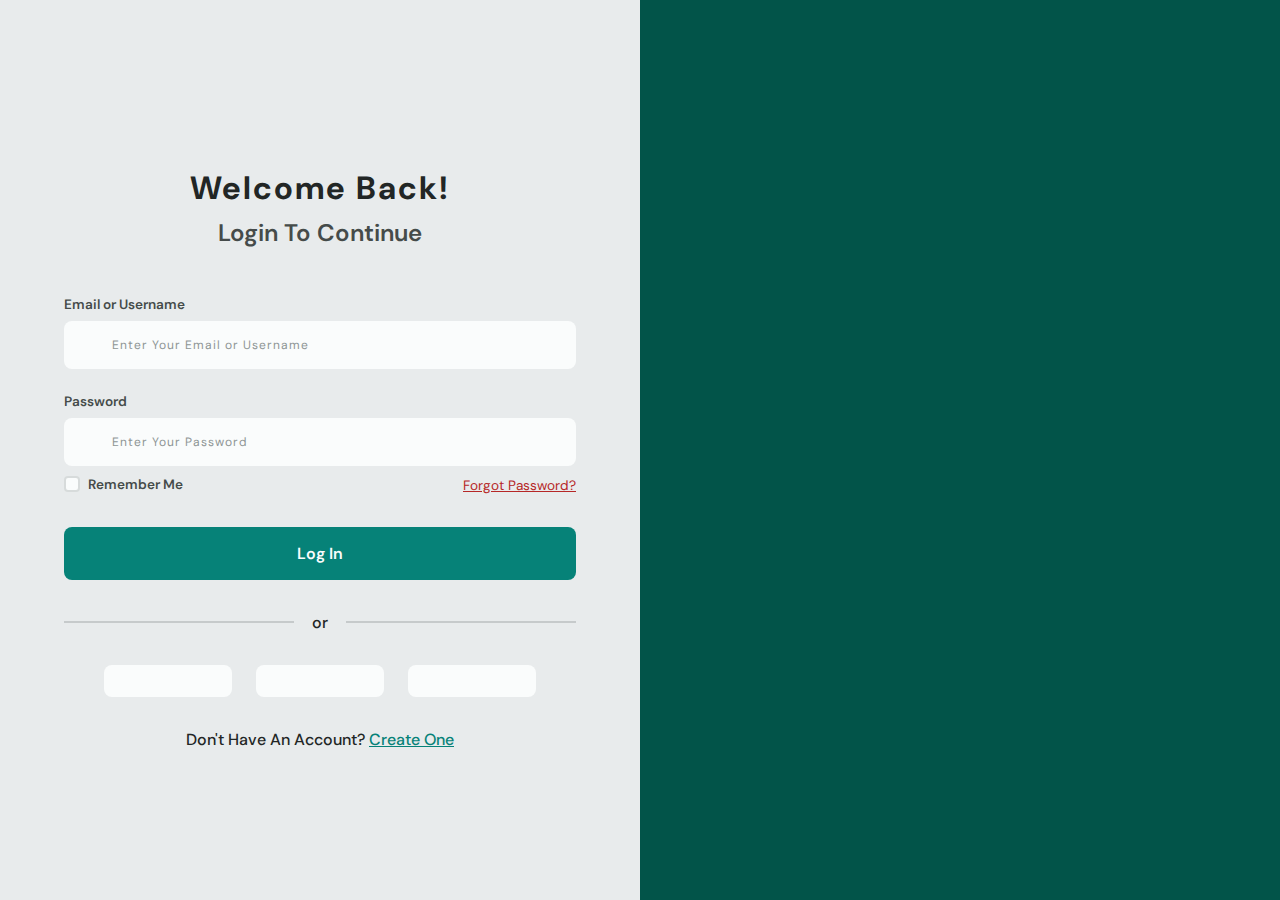
<file: login_screen_demo.html>
<!DOCTYPE html>
<html lang="en">
<head>
    <meta charset="UTF-8">
    <meta name="viewport" content="width=device-width, initial-scale=1.0">
    <title>Document</title>
    <link rel="stylesheet" href="styles.css">
    <link rel="preconnect" href="https://fonts.googleapis.com">
    <link rel="preconnect" href="https://fonts.gstatic.com" crossorigin>
    <link href="https://fonts.googleapis.com/css2?family=DM+Sans:ital,opsz,wght@0,9..40,100..1000;1,9..40,100..1000&family=Noto+Sans:ital,wght@0,100..900;1,100..900&family=Poppins:ital,wght@0,100;0,200;0,300;0,400;0,500;0,600;0,700;0,800;0,900;1,100;1,200;1,300;1,400;1,500;1,600;1,700;1,800;1,900&display=swap" rel="stylesheet">
    <script src="script.js"></script>
</head>
<body>
    <div class = "cover" data-covered=""></div>
    <section class="login_screen">
        <div class="header_container">
            <h1>Welcome Back!</h1>
            <h2>Login To Continue</h2>
        </div>
        <div class="form_container">
            <div class="form_input_container">
                <div class="form_input">
                    <label for="user_id">Email or Username</label>
                    <input name="user_id" type="text" placeholder="Enter Your Email or Username" required>
                </div>
                <div class="form_input">
                    <label for="password">Password</label>
                    <input type="password" placeholder="Enter Your Password" required>
                    <div class="password_extras_container">
                        <div class="extra_remember">
                            <input type="checkbox" name="remember_check">
                            <label for="remember_check">Remember Me</label>
                        </div>
                        <div class="extra_forget">
                            <a href="" id="forgot_passowrd_tag">Forgot Password?</a>
                        </div>
                    </div>
                </div>
            </div>
            <button class="primary_button">Log In</button>
        </div>
        <p class="divider_word">or</p>
        <div class="social_media_group">
            <div class="social_media_button">

            </div>
            <div class="social_media_button">

            </div>
            <div class="social_media_button">

            </div>
        </div>
        <div class="account_group">
            <p>Don't Have An Account? <span class="swap_screens" data-side="login">Create One</span></p>
        </div>
    </section>
    <section class="create_account_screen">
        <div class="header_container">
            <h1>Create An Account</h1>
            <h2>Join our community and become part of our vibrant community!</h2>
        </div>
        <div class="form_container">
            <div class="form_input_container">
                <div class="form_input">
                    <label for="user_id">Email or Username</label>
                    <input name="user_id" type="text" placeholder="Enter Your Email or Username" required>
                </div>
                <div class="form_input">
                    <label for="password">Password</label>
                    <input name="password" class="pword_input" type="password" placeholder="Enter Your Password" pattern="(?=.*\d)(?=.*[a-z])(?=.*[A-Z]).{8,}" title="Must contain at least one number and one uppercase and lowercase letter, and at least 8 or more characters" required>
                    <div class="password_validation_container" data-requierments="visible">
                        <p class="password_checklist_item" id="password_character_size" data-status="invalid">Must have at least 8 characters</p>
                        <p class="password_checklist_item" id="password_number_inclusion" data-status="invalid">Must include at least 1 number</p>
                        <p class="password_checklist_item" id="password_special_character" data-status="invalid">Must include a special character (!, #, %, &, @, $, etc)</p>
                        <p class="password_checklist_item" id="password_uppercase" data-status="invalid">At least 1 letter must be uppercase</p>
                    </div>
                </div>
                <div class="form_input">
                    <label for="password">Retype Password</label>
                    <input type="password" placeholder="Retype Your Password" required>
                </div>
            </div>
            <button class="primary_button">Create Account</button>
        </div>
        <div class="account_group">
            <p>Already Have An Account? <span class="swap_screens" data-side="account">Log In</span></p>
        </div>
    </section>
</body>
</html>
</file>
<file: styles.css>
:root{
    /* Primary: Cold Heights */
    --primary-100: #F2FCFF;
    --primary-200: #C3F2FE;
    --primary-300: #93EBFB;
    --primary-400: #61E4F1;
    --primary-500: #31D8DE;
    --primary-600: #12B0AC;
    --primary-700: #068278;
    --primary-800: #025449;
    --primary-900: #01261F;

    /* Accent: Thimbleberry */
    --accent-100: #FFF6F2;
    --accent-200: #FFD5CA;
    --accent-300: #FCAFA1;
    --accent-400: #F48276;
    --accent-500: #E6514C;
    --accent-600: #B62727;
    --accent-700: #861515;
    --accent-800: #560B0B;
    --accent-900: #260505;

    /* Neutral */
    --neutral-100: #FAFCFC;
    --neutral-200: #E8EBEC;
    --neutral-300: #D7DBDB;
    --neutral-400: #C6CACB;
    --neutral-500: #B5BABA;
    --neutral-600: #8E9595;
    --neutral-700: #69706F;
    --neutral-800: #454B4A;
    --neutral-900: #222625;
}
*{
    margin: 0;
}
body{
    display: flex;
    background-color: var(--neutral-200);
    font-family: "DM Sans", serif;
}
h1, h2, h3, h4{
    text-align: center;
}
h1{
    font-weight: 700;
    font-size: 2rem;
    letter-spacing: 2px;
    color: var(--neutral-900);
}
h2{
    font-weight: 600;
    font-size: 1.5rem;
    color: var(--neutral-800);
}
p{
    color: var(--neutral-900);
    font-size: 1rem;
    font-weight: 500;
}
section{
    display: flex;
    flex-direction: column;
    width: 50vw;
    height: 100dvh;
    align-items: center;
    justify-content: center;
    gap: 2rem;
    padding: 0% 5%;
    -webkit-box-sizing: border-box;
    -moz-box-sizing: border-box;    
    box-sizing: border-box;
}
label{
    font-weight: 600;
    color: var(--neutral-800);
    font-size: .85rem;
}
input{
    height: 48px;
    border-radius: .5rem;
    border: none;
    outline: none;
    background-color: var(--neutral-100);
    padding: 0rem 1rem 0rem 3rem;
    font-size: .75rem;
    font-weight: 500;
    position: relative;
    width: calc(100% - 4rem);
}
input::placeholder{
    font-weight: 400;
    color: var(--neutral-600);
    letter-spacing: 1px;
    font-family: "DM Sans", serif;
}
input:focus{
    outline: 2px solid var(--neutral-400);
}
input:hover{
    box-shadow: 0px 2px 4px var(--neutral-400);
}
input[type="checkbox"]{
    appearance: none; /* Reset native styles */
    width: 16px;
    height: 16px;
    border: 2px solid var(--neutral-300);
    border-radius: 4px;
    cursor: pointer;
    padding: 0;
    position: relative;
    transition: all 300ms ease-out;
}
input[type="checkbox"]:checked{
    background-color: var(--primary-500);
    border: 2px solid var(--primary-500);
}
input[type="checkbox"]:checked::after {
    content: '';
    position: absolute;
    top: 45%;
    left: 50%;
    transform: translate(-50%, -50%) rotate(45deg);
    width: 3px; 
    height: 10px; 
    border: solid white;
    border-width: 0 2px 2px 0;
}
button{
    padding: 1rem 0rem;
    font-size: 1rem;
    font-weight: 600;
    font-family: "DM Sans", serif;
    border: none;
    border-radius: .5rem;
}
button.primary_button{
    background-color: var(--primary-700);
    color: var(--neutral-100);
    box-shadow: 0px 0px 0px var(--neutral-400);
    
    transition: all 300ms ease-out;
}
button.primary_button:hover{
    background-color: var(--primary-600);
    box-shadow: 0px 2px 4px var(--neutral-400);
}
button.primary_button:active{
    background-color: var(--primary-800);
    box-shadow: 0px 0px 0px var(--neutral-400);
}
.logo{
    margin-bottom: 1rem;
}
.icon{
    stroke: var(--primary-700);
    max-width: 20px;
    max-height: 20px;
}
.input_icon{
    position: absolute;
    z-index: 10;
    left: 16px;
    top: 12px;
}
.cover{
    height: 100vh;
    width: 50%;
    position: absolute;
    background-color: var(--primary-800);
    z-index: 100;
    transform: translateX(100%);
    animation-play-state: paused;
    display: flex;
    justify-content: center;
    align-items: center;
    flex-direction: column;
    overflow: hidden;
}
.cover[data-covered="login_covered"]{
    transform: translateX(0%);
    animation: cover_login 1000ms ease-out;
    animation-play-state: running;
}
@keyframes cover_login {
    0%{
        transform: translateX(100%);
    }
    100%{
        transform: translateX(0%);
    }
}
.cover[data-covered="create_covered"]{
    transform: translateX(100%);
    animation: cover_create 1000ms ease-out;
    animation-play-state: running;
}
@keyframes cover_create {
    0%{
        transform: translateX(0%);
    }
    100%{
        transform: translateX(100%);
    }
}
.text_container{
    display: flex;
    flex-direction: column;
    gap: 1rem;
    max-width: 75%;
}
.cover_header{
    color: var(--neutral-100);
    font-size: 3.5rem;
}
.cover_subheader{
    color: var(--neutral-200);
    font-size: 1.5rem;
    font-weight: 500;
}
.text_container{
    position: relative;
    z-index: 10000;
}
.text_container[data-animation="disappear"]{
    animation: shrink_text 700ms ease-out forwards;
}
@keyframes shrink_text {
    0%{
        transform: scale(1);
        opacity: 1;
    }
    100%{
        transform: scale(0);
        opacity: 0;
    }
}
.text_container[data-animation="move-left"]{
    animation: move_left 500ms ease-out forwards;
}
@keyframes move_left {
    0%{
        transform: scale(1) translateX(-100%);
        opacity: 0;
    }
    100%{
        transform: scale(1) translateX(0%);
        opacity: 1;
    }
}
.text_container[data-animation="move-right"]{
    animation: move_right 500ms ease-out forwards;
}
@keyframes move_right {
    0%{
        transform: scale(1) translateX(100%);
        opacity: 0;
    }
    100%{
        transform: scale(1) translateX(0%);
        opacity: 1;
    }
}
#circles{
    position: absolute;
    z-index: 10000;
}
.circle_item{
    transform: translateX(0) translateY(0) scale(0);
    animation: float 5s linear infinite;
}
@keyframes float {
    0%{
        transform: scale(0) translateX(0) translateY(0);
    }
    55% {
        transform: scale(1) translateY(var(--midY)) ;
    }
    75% {
        transform: translateY(calc((var(--midY) + var(--endY)) / 2));
    }
    95% {
        transform: translateY(calc(var(--endY) + 25px)) scale(1.1);
    }
    100% {
        transform: translateY(var(--endY)) scale(0);
    }
}
.header_container{
    width: 100%;
    display: flex;
    flex-direction: column;
    justify-content: center;
    align-items: center;
    gap: .5rem;
    padding: 1rem 0rem;
}
.input_container{
    position: relative;
    width: 100%;
}
.form_container{
    display: flex;
    flex-direction: column;
    gap: 2rem;
    width: 100%;
}
.form_input_container{
    display: flex;
    flex-direction: column;
    gap: 24px;
}
.form_input{
    display: flex;
    flex-direction: column;
    gap: 8px;
}
#password_form{
    position: relative;
}
.password_extras_container{
    display: flex;
    justify-content: space-between;
}
.extra_remember{
    display: flex;
    gap: .5rem;
    align-items: center;
}
#forgot_passowrd_tag{
    font-size: .85rem;
    color: var(--accent-600);
}
.divider_word{
    display: flex;
    justify-content: center;
    align-items: center;
    width: 100%;
    position: relative;
}
.divider_word::after, .divider_word::before{
    position: absolute;
    content: '';
    width: 45%;
    height: 2px;
    background-color: var(--neutral-400);
}
.divider_word::after{
    left: 0;
}
.divider_word::before{
    right: 0;
}
.swap_screens{
    text-decoration: underline;
    color: var(--primary-700);
    cursor: pointer;
}
.password_validation_container{
    position: absolute;
    z-index: 100;
    top: 110%;
    padding: 1.5rem 1rem;
    display: none;
    flex-direction: column;
    gap: .75rem;
    width: calc(100% - 2rem);
    background-color: var(--neutral-100);
    border-radius: .5rem;
    box-shadow: 2px 2px 4px var(--neutral-400);
    & .password_checklist_item{
        font-size: .85rem;
        color: var(--neutral-700);
        position: relative;
        left: 16px;
    }
    & .password_checklist_item::before{
        content: '';
        position: absolute;
        width: 8px;
        height: 8px;
        left: -16px;
        top: 25%;
        border-radius: 8px;
    }
}
.password_checklist_item[data-status = "invalid"]::before{
    background-color: var(--accent-500);
}
.password_checklist_item[data-status="valid"]::before{
    background-color: rgb(13, 163, 13);
}
.social_media_group{
    display: flex;
    justify-content: center;
    align-items: center;
    gap: 1.5rem;
}
.social_media_button{
    display: flex;
    flex-direction: column;
    align-items: center;
    gap: 12px;
    background-color: var(--neutral-100);
    padding: 1rem 2rem;
    width: 64px;
    border-radius: 8px;
    max-height: 54px;
}
.social_media_button:hover{
    background-color: var(--primary-200);
    & .social_icons{
        transform: scale(1.075);
    }
}
.social_icons{
    width: 48px;
    height: 48px;
}

@media only screen and (max-width: 740px) {
    .cover{
        display: none;
    }
    section{
        width: 100dvw;
        height: auto;
        gap: 1rem;
        padding: 2rem 5%;
    }
    .logo{
        width: 100%;
    }
    .create_account_screen{
        display: none;
    }
    .social_media_group{
        gap: .5rem;
        width: 100%;
        justify-content: space-between;
    }
    .social_media_button{
        padding: 1rem .5rem;
        width: 48px;
        max-height: none;
        & .social_icons{
            width: 36px;
            height: 36px;
        }
        & .social_icon_text{
            font-size: .5rem;
        }
    }
}
</file>
